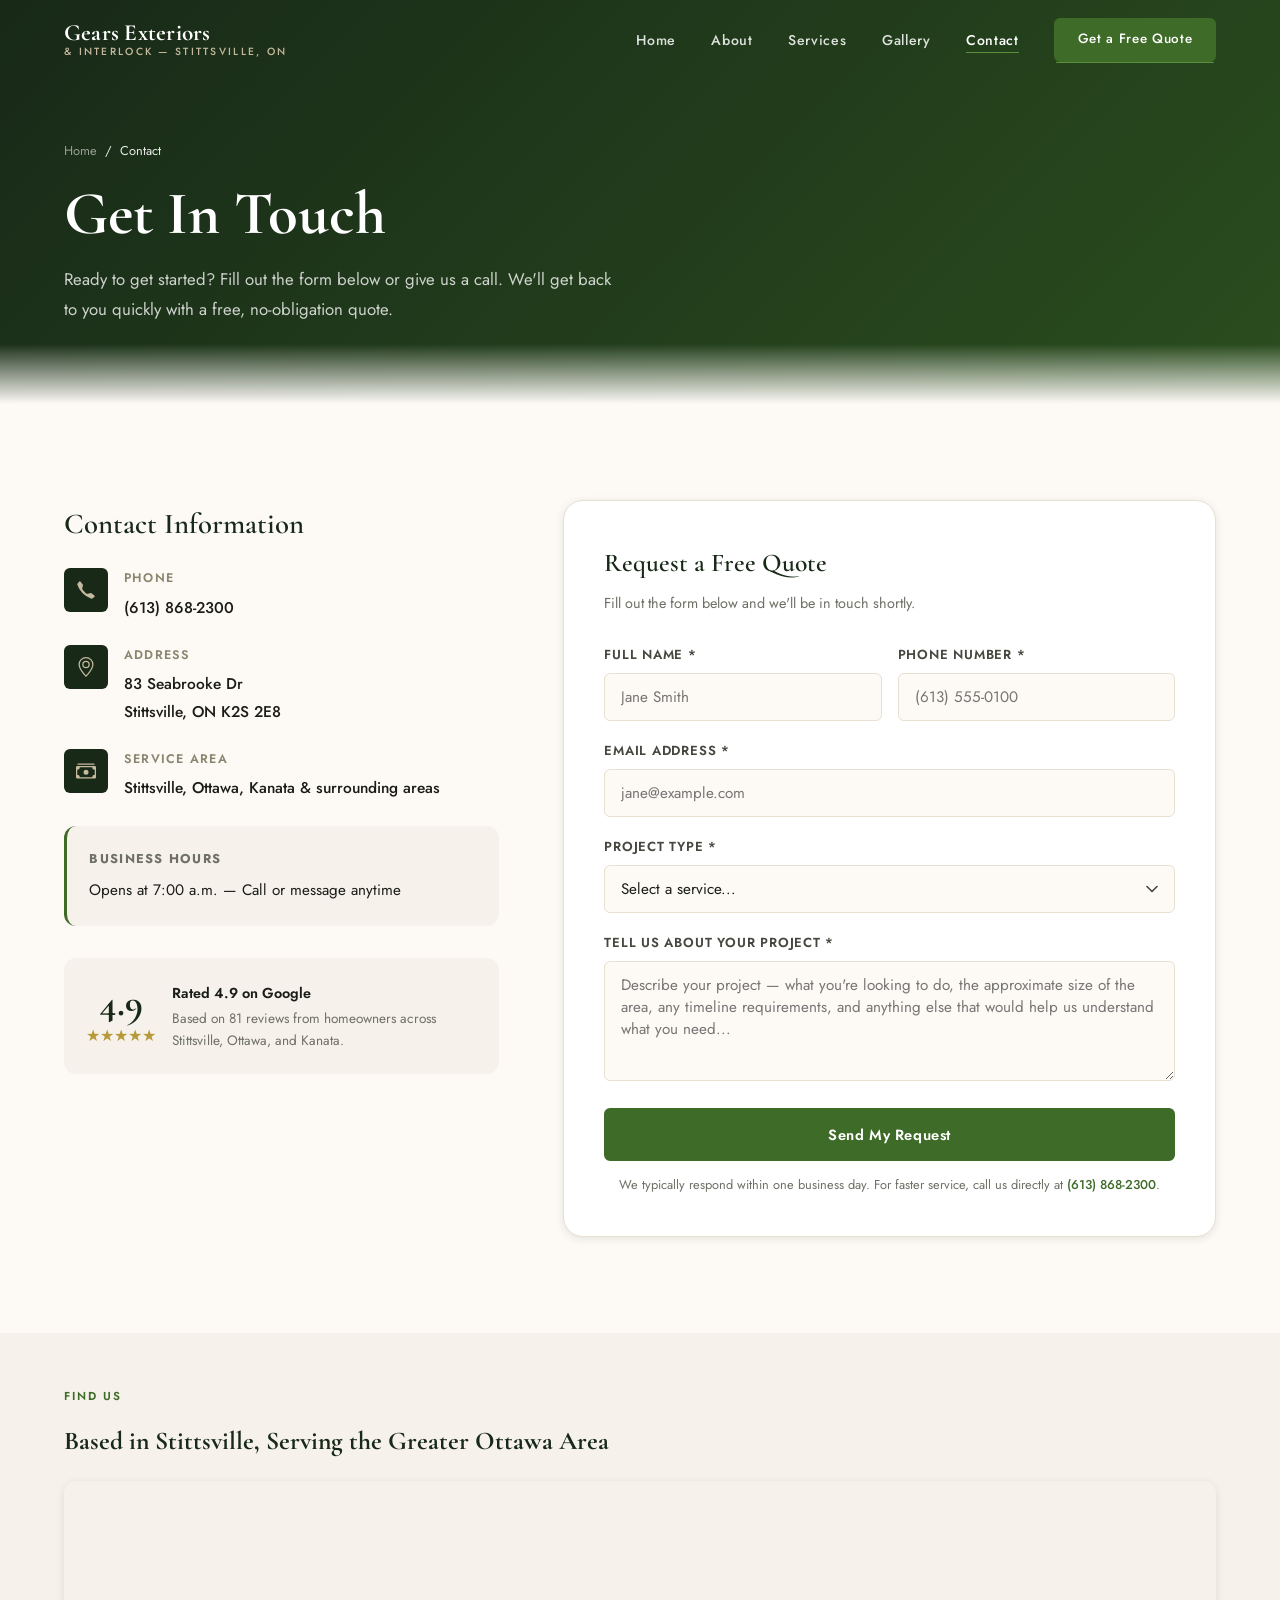
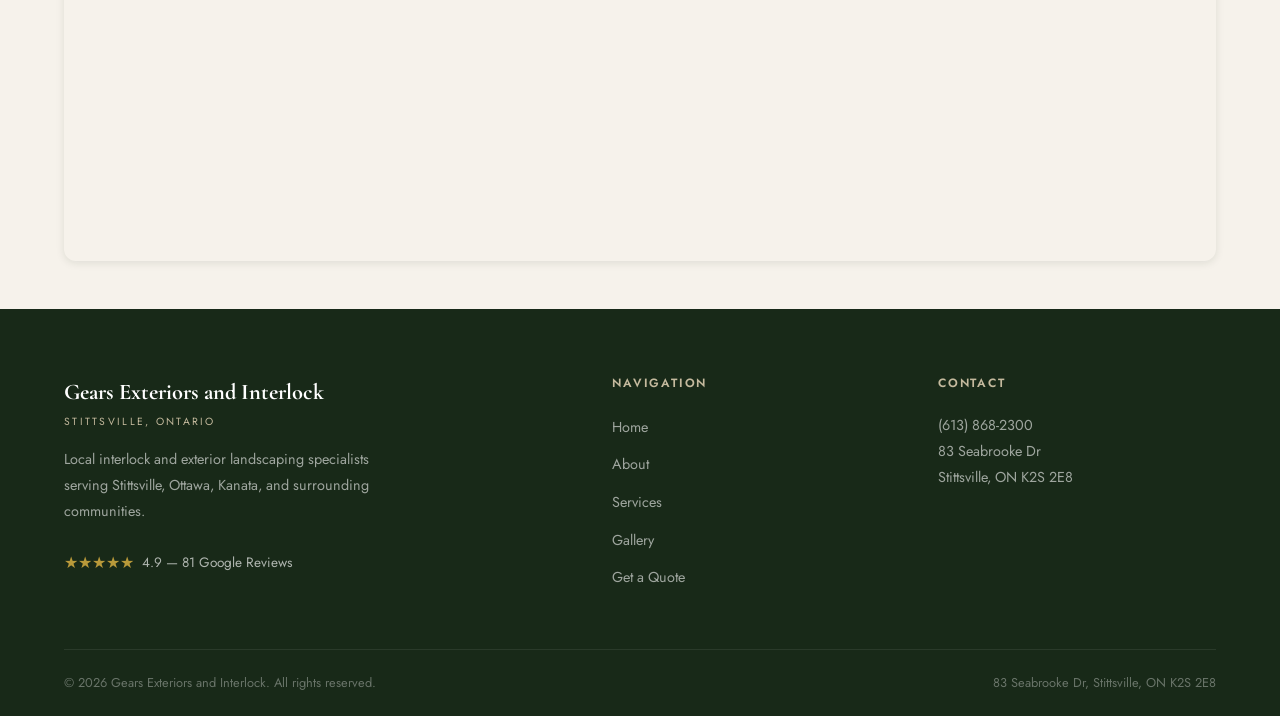
<file: contact.html>
<!DOCTYPE html>
<html lang="en">
<head>
  <meta charset="UTF-8" />
  <meta name="viewport" content="width=device-width, initial-scale=1.0" />
  <link rel="icon" type="image/svg+xml" href="data:image/svg+xml,%3Csvg xmlns=%22http://www.w3.org/2000/svg%22 viewBox=%220 0 32 32%22%3E%3Crect width=%2232%22 height=%2232%22 rx=%226%22 fill=%22%23182918%22/%3E%3Ctext x=%2216%22 y=%2222%22 font-family=%22Georgia,serif%22 font-size=%2218%22 font-weight=%22700%22 fill=%22%23c5ba9e%22 text-anchor=%22middle%22%3EG%3C/text%3E%3C/svg%3E" />
  <meta name="description" content="Contact Gears Exteriors and Interlock for a free quote on interlock, patios, walkways, stone steps, and exterior landscaping in Stittsville, Ottawa, and Kanata." />
  <title>Contact &amp; Free Quote | Gears Exteriors and Interlock</title>
  <link rel="stylesheet" href="styles.css" />
  <link rel="preconnect" href="https://fonts.googleapis.com" />
  <link rel="preconnect" href="https://fonts.gstatic.com" crossorigin />
</head>
<body>

  <!-- NAVIGATION -->
  <header>
    <nav class="nav" aria-label="Main navigation">
      <div class="container nav-inner">
        <a href="index.html" class="nav-logo" aria-label="Gears Exteriors home">
          <span class="nav-logo-main">Gears Exteriors</span>
          <span class="nav-logo-sub">&amp; Interlock — Stittsville, ON</span>
        </a>
        <ul class="nav-links" role="list">
          <li><a href="index.html">Home</a></li>
          <li><a href="about.html">About</a></li>
          <li><a href="services.html">Services</a></li>
          <li><a href="gallery.html">Gallery</a></li>
          <li><a href="contact.html">Contact</a></li>
          <li><a href="contact.html" class="btn btn-primary nav-cta">Get a Free Quote</a></li>
        </ul>
        <button type="button" class="hamburger" aria-label="Open navigation menu" aria-expanded="false">
          <span></span><span></span><span></span>
        </button>
      </div>
      <div class="nav-mobile" role="navigation" aria-label="Mobile navigation">
        <a href="index.html">Home</a>
        <a href="about.html">About</a>
        <a href="services.html">Services</a>
        <a href="gallery.html">Gallery</a>
        <a href="contact.html">Contact</a>
        <a href="contact.html" class="nav-mobile-cta">Get a Free Quote</a>
      </div>
    </nav>
  </header>

  <main>

    <!-- PAGE HERO -->
    <section class="page-hero" aria-label="Contact page header">
      <div class="container page-hero-inner">
        <nav class="breadcrumb" aria-label="Breadcrumb">
          <a href="index.html">Home</a>
          <span aria-hidden="true">/</span>
          <span aria-current="page">Contact</span>
        </nav>
        <h1>Get In Touch</h1>
        <p>
          Ready to get started? Fill out the form below or give us a call. We'll get back to you quickly with a free, no-obligation quote.
        </p>
      </div>
    </section>

    <!-- CONTACT SECTION -->
    <section class="contact-section" aria-labelledby="contact-main-title">
      <div class="container">
        <h2 id="contact-main-title" class="visually-hidden">Contact Gears Exteriors and Interlock</h2>
        <div class="contact-grid">

          <!-- Contact Info -->
          <div class="reveal">
            <h3 class="contact-info-title">Contact Information</h3>

            <div class="contact-detail">
              <div class="contact-icon" aria-hidden="true">
                <svg xmlns="http://www.w3.org/2000/svg" width="20" height="20" fill="currentColor" viewBox="0 0 16 16">
                  <path d="M3.654 1.328a.678.678 0 0 0-1.015-.063L1.605 2.3c-.483.484-.661 1.169-.45 1.77a17.568 17.568 0 0 0 4.168 6.608 17.569 17.569 0 0 0 6.608 4.168c.601.211 1.286.033 1.77-.45l1.034-1.034a.678.678 0 0 0-.063-1.015l-2.307-1.794a.678.678 0 0 0-.58-.122l-2.19.547a1.745 1.745 0 0 1-1.657-.459L5.482 8.062a1.745 1.745 0 0 1-.46-1.657l.548-2.19a.678.678 0 0 0-.122-.58L3.654 1.328z"/>
                </svg>
              </div>
              <div class="contact-detail-text">
                <strong>Phone</strong>
                <a href="tel:6138682300">(613) 868-2300</a>
              </div>
            </div>

            <div class="contact-detail">
              <div class="contact-icon" aria-hidden="true">
                <svg xmlns="http://www.w3.org/2000/svg" width="20" height="20" fill="currentColor" viewBox="0 0 16 16">
                  <path d="M12.166 8.94c-.524 1.062-1.234 2.12-1.96 3.07A31.493 31.493 0 0 1 8 14.58a31.481 31.481 0 0 1-2.206-2.57c-.726-.95-1.436-2.008-1.96-3.07C3.304 7.867 3 6.862 3 6a5 5 0 0 1 10 0c0 .862-.305 1.867-.834 2.94zM8 16s6-5.686 6-10A6 6 0 0 0 2 6c0 4.314 6 10 6 10z"/>
                  <path d="M8 8a2 2 0 1 1 0-4 2 2 0 0 1 0 4zm0 1a3 3 0 1 0 0-6 3 3 0 0 0 0 6z"/>
                </svg>
              </div>
              <div class="contact-detail-text">
                <strong>Address</strong>
                <span>83 Seabrooke Dr<br />Stittsville, ON K2S 2E8</span>
              </div>
            </div>

            <div class="contact-detail">
              <div class="contact-icon" aria-hidden="true">
                <svg xmlns="http://www.w3.org/2000/svg" width="20" height="20" fill="currentColor" viewBox="0 0 16 16">
                  <path d="M1 3a1 1 0 0 1 1-1h12a1 1 0 0 1 1 1H1zm7 8a2 2 0 1 0 0-4 2 2 0 0 0 0 4z"/>
                  <path d="M0 5a1 1 0 0 1 1-1h14a1 1 0 0 1 1 1v8a1 1 0 0 1-1 1H1a1 1 0 0 1-1-1V5zm3 0a2 2 0 0 1-2 2v4a2 2 0 0 1 2 2h10a2 2 0 0 1 2-2V7a2 2 0 0 1-2-2H3z"/>
                </svg>
              </div>
              <div class="contact-detail-text">
                <strong>Service Area</strong>
                <span>Stittsville, Ottawa, Kanata &amp; surrounding areas</span>
              </div>
            </div>

            <div class="contact-hours">
              <strong>Business Hours</strong>
              <span>Opens at 7:00 a.m. — Call or message anytime</span>
            </div>

            <!-- Google rating block -->
            <div style="
              margin-top:2rem;
              padding:1.4rem;
              background:var(--cream);
              border-radius:var(--radius-md);
              display:flex;
              align-items:center;
              gap:1rem;
            ">
              <div style="text-align:center;flex-shrink:0;">
                <div style="font-family:var(--font-display);font-size:2.4rem;font-weight:700;color:var(--green-dark);line-height:1;">4.9</div>
                <div class="stars" aria-label="4.9 out of 5 stars">&#9733;&#9733;&#9733;&#9733;&#9733;</div>
              </div>
              <div>
                <div style="font-weight:600;font-size:0.9rem;color:var(--text-dark);margin-bottom:0.2rem;">Rated 4.9 on Google</div>
                <div style="font-size:0.85rem;color:var(--text-light);line-height:1.6;">Based on 81 reviews from homeowners across Stittsville, Ottawa, and Kanata.</div>
              </div>
            </div>
          </div>

          <!-- Contact Form -->
          <div class="reveal reveal-delay-2">
            <!--
              BACKEND NOTE FOR DEVELOPERS:
              ============================
              This form currently validates on the front-end only and does NOT submit data anywhere.
              To make this form functional, choose one of the following approaches:

              OPTION 1 — Formspree (easiest, free tier available):
                1. Sign up at https://formspree.io
                2. Create a new form and get your form endpoint URL
                3. Add action="https://formspree.io/f/YOUR_FORM_ID" to the <form> tag below
                4. Add method="POST" to the <form> tag
                5. Remove the e.preventDefault() call in script.js (or replace it with Formspree's AJAX method)

              OPTION 2 — Netlify Forms (if hosting on Netlify):
                1. Add netlify attribute to the <form> tag: <form ... netlify>
                2. Add name="contact" attribute to the <form> tag
                3. Deploy to Netlify — form submissions appear in your Netlify dashboard

              OPTION 3 — EmailJS (client-side email sending):
                1. Sign up at https://www.emailjs.com
                2. Set up a service, template, and get your public key
                3. Replace the handleSuccess() call in script.js with emailjs.send()

              OPTION 4 — Custom backend:
                1. Build a POST endpoint in PHP, Node.js, or any backend language
                2. Use fetch() in script.js to POST form data to your endpoint
                3. Your backend sends an email via SMTP or an email API (SendGrid, Mailgun, etc.)
            -->
            <div class="contact-form">
              <div class="form-title">Request a Free Quote</div>
              <p class="form-sub">Fill out the form below and we'll be in touch shortly.</p>

              <form id="contact-form" novalidate aria-label="Contact and quote request form">

                <div class="form-row">
                  <div class="form-group">
                    <label for="name">Full Name <span aria-hidden="true">*</span></label>
                    <input
                      type="text"
                      id="name"
                      name="name"
                      placeholder="Jane Smith"
                      autocomplete="name"
                      required
                      aria-required="true"
                      aria-describedby="name-error"
                    />
                    <span class="form-error-msg" id="name-error" role="alert"></span>
                  </div>

                  <div class="form-group">
                    <label for="phone">Phone Number <span aria-hidden="true">*</span></label>
                    <input
                      type="tel"
                      id="phone"
                      name="phone"
                      placeholder="(613) 555-0100"
                      autocomplete="tel"
                      required
                      aria-required="true"
                      aria-describedby="phone-error"
                    />
                    <span class="form-error-msg" id="phone-error" role="alert"></span>
                  </div>
                </div>

                <div class="form-group">
                  <label for="email">Email Address <span aria-hidden="true">*</span></label>
                  <input
                    type="email"
                    id="email"
                    name="email"
                    placeholder="jane@example.com"
                    autocomplete="email"
                    required
                    aria-required="true"
                    aria-describedby="email-error"
                  />
                  <span class="form-error-msg" id="email-error" role="alert"></span>
                </div>

                <div class="form-group">
                  <label for="projectType">Project Type <span aria-hidden="true">*</span></label>
                  <select
                    id="projectType"
                    name="projectType"
                    required
                    aria-required="true"
                    aria-describedby="projectType-error"
                  >
                    <option value="" disabled selected>Select a service...</option>
                    <option value="Interlock Installation">Interlock Installation</option>
                    <option value="Front Patio">Front Patio</option>
                    <option value="Walkway">Walkway</option>
                    <option value="Stone Steps">Stone Steps</option>
                    <option value="Porch Overlay">Porch Overlay</option>
                    <option value="Concrete Overlay">Concrete Overlay</option>
                    <option value="Garden Borders">Garden Borders</option>
                    <option value="Laneway Borders">Laneway Borders</option>
                    <option value="Front Porch Repair">Front Porch Repair</option>
                    <option value="Exterior Landscaping">Exterior Landscaping</option>
                    <option value="Multiple / Not Sure">Multiple Services / Not Sure</option>
                  </select>
                  <span class="form-error-msg" id="projectType-error" role="alert"></span>
                </div>

                <div class="form-group">
                  <label for="message">Tell Us About Your Project <span aria-hidden="true">*</span></label>
                  <textarea
                    id="message"
                    name="message"
                    placeholder="Describe your project — what you're looking to do, the approximate size of the area, any timeline requirements, and anything else that would help us understand what you need..."
                    required
                    aria-required="true"
                    aria-describedby="message-error"
                  ></textarea>
                  <span class="form-error-msg" id="message-error" role="alert"></span>
                </div>

                <button type="submit" class="btn btn-primary" style="width:100%;justify-content:center;">
                  Send My Request
                </button>

                <p class="form-note">
                  We typically respond within one business day. For faster service, call us directly at
                  <a href="tel:6138682300" style="color:var(--green-accent);font-weight:500;">(613) 868-2300</a>.
                </p>

                <div class="form-success" id="form-success" role="status" aria-live="polite">
                  &#10003; Thank you! Your request has been received. We'll be in touch shortly.
                </div>

              </form>
            </div>
          </div>

        </div>
      </div>
    </section>

    <!-- MAP EMBED NOTE -->
    <section style="background:var(--cream);padding:3rem 0;" aria-label="Location map">
      <div class="container reveal">
        <span class="section-label">Find Us</span>
        <h3 style="font-family:var(--font-display);font-size:1.6rem;color:var(--green-dark);margin-bottom:1.2rem;">
          Based in Stittsville, Serving the Greater Ottawa Area
        </h3>
        <!--
          MAP NOTE: The iframe below embeds a Google Maps view of the address.
          To customize or replace this embed:
          1. Go to https://maps.google.com
          2. Search for "83 Seabrooke Dr, Stittsville, ON K2S 2E8"
          3. Click Share → Embed a map → Copy HTML
          4. Replace the iframe src below with your new embed code
        -->
        <div style="border-radius:var(--radius-md);overflow:hidden;box-shadow:var(--shadow-sm);">
          <iframe
            src="https://maps.google.com/maps?q=83+Seabrooke+Dr,+Stittsville,+ON+K2S+2E8&t=&z=15&ie=UTF8&iwloc=&output=embed"
            width="100%"
            height="380"
            style="border:0;display:block;"
            allowfullscreen=""
            loading="lazy"
            referrerpolicy="no-referrer-when-downgrade"
            title="Gears Exteriors and Interlock location — 83 Seabrooke Dr, Stittsville, ON"
          ></iframe>
        </div>
      </div>
    </section>

  </main>

  <!-- FOOTER -->
  <footer class="footer" role="contentinfo">
    <div class="container">
      <div class="footer-grid">
        <div class="footer-brand">
          <div class="footer-brand-name">Gears Exteriors and Interlock</div>
          <div class="footer-brand-tagline">Stittsville, Ontario</div>
          <p>Local interlock and exterior landscaping specialists serving Stittsville, Ottawa, Kanata, and surrounding communities.</p>
          <div class="footer-stars">
            <span class="stars" aria-label="4.9 out of 5 stars">&#9733;&#9733;&#9733;&#9733;&#9733;</span>
            <span>4.9 &mdash; 81 Google Reviews</span>
          </div>
        </div>
        <div class="footer-col">
          <h4>Navigation</h4>
          <ul role="list">
            <li><a href="index.html">Home</a></li>
            <li><a href="about.html">About</a></li>
            <li><a href="services.html">Services</a></li>
            <li><a href="gallery.html">Gallery</a></li>
            <li><a href="contact.html">Get a Quote</a></li>
          </ul>
        </div>
        <div class="footer-col">
          <h4>Contact</h4>
          <p>
            <a href="tel:6138682300">(613) 868-2300</a><br />
            83 Seabrooke Dr<br />
            Stittsville, ON K2S 2E8
          </p>
        </div>
      </div>
      <div class="footer-bottom">
        <span>&copy; <span id="footer-year"></span> Gears Exteriors and Interlock. All rights reserved.</span>
        <span>83 Seabrooke Dr, Stittsville, ON K2S 2E8</span>
      </div>
    </div>
  </footer>

  <script src="script.js"></script>
  <script>
    var footerYear = document.getElementById('footer-year');
    if (footerYear) footerYear.textContent = new Date().getFullYear();
  </script>
</body>
</html>
</file>
<file: styles.css>
/* ============================================================
   GEARS EXTERIORS AND INTERLOCK — Main Stylesheet
   Fonts: Cormorant Garamond (display) + Jost (body)
   Palette: Forest green, stone grey, cream, warm white
   ============================================================ */

/* --- Google Fonts Import --- */
@import url('https://fonts.googleapis.com/css2?family=Cormorant+Garamond:ital,wght@0,300;0,400;0,600;0,700;1,300;1,400&family=Jost:wght@300;400;500;600;700&display=swap');

/* --- CSS Custom Properties --- */
:root {
  --green-dark:    #182918;
  --green-mid:     #2a4d1e;
  --green-accent:  #3e6b28;
  --green-light:   #5a8f3c;
  --stone:         #8a8770;
  --stone-light:   #c5ba9e;
  --stone-pale:    #e8e0d0;
  --cream:         #f6f2eb;
  --warm-white:    #fdfaf6;
  --text-dark:     #1a1c18;
  --text-mid:      #464840;
  --text-light:    #6e7066;
  --gold:          #b8993a;

  --font-display:  'Cormorant Garamond', Georgia, serif;
  --font-body:     'Jost', 'Segoe UI', sans-serif;

  --radius-sm:     6px;
  --radius-md:     12px;
  --radius-lg:     20px;

  --shadow-sm:     0 2px 8px rgba(24,41,24,0.10);
  --shadow-md:     0 6px 24px rgba(24,41,24,0.14);
  --shadow-lg:     0 16px 56px rgba(24,41,24,0.18);

  --transition:    0.3s cubic-bezier(0.4,0,0.2,1);
  --max-w:         1200px;
}

/* --- Reset & Base --- */
*, *::before, *::after { box-sizing: border-box; margin: 0; padding: 0; }

html { scroll-behavior: smooth; font-size: 16px; }

body {
  font-family: var(--font-body);
  color: var(--text-dark);
  background: var(--warm-white);
  line-height: 1.7;
  -webkit-font-smoothing: antialiased;
}

img { display: block; max-width: 100%; height: auto; }

a { color: inherit; text-decoration: none; }

ul { list-style: none; }

/* --- Utility Classes --- */
.container {
  width: 90%;
  max-width: var(--max-w);
  margin: 0 auto;
}

.section-label {
  display: inline-block;
  font-family: var(--font-body);
  font-size: 0.72rem;
  font-weight: 600;
  letter-spacing: 0.18em;
  text-transform: uppercase;
  color: var(--green-accent);
  margin-bottom: 0.75rem;
}

.section-title {
  font-family: var(--font-display);
  font-size: clamp(2rem, 4.5vw, 3.2rem);
  font-weight: 600;
  color: var(--green-dark);
  line-height: 1.15;
}

.section-title em {
  font-style: italic;
  color: var(--green-accent);
}

.section-sub {
  font-size: 1.05rem;
  color: var(--text-mid);
  max-width: 600px;
  margin-top: 1rem;
  line-height: 1.8;
}

.text-center { text-align: center; }
.text-center .section-sub { margin-left: auto; margin-right: auto; }

/* --- Buttons --- */
.btn {
  display: inline-flex;
  align-items: center;
  gap: 0.5rem;
  padding: 0.85rem 2rem;
  border-radius: var(--radius-sm);
  font-family: var(--font-body);
  font-size: 0.92rem;
  font-weight: 600;
  letter-spacing: 0.04em;
  cursor: pointer;
  border: 2px solid transparent;
  transition: all var(--transition);
  text-decoration: none;
  white-space: nowrap;
}

.btn-primary {
  background: var(--green-accent);
  color: #fff;
  border-color: var(--green-accent);
}
.btn-primary:hover, .btn-primary:focus-visible {
  background: var(--green-mid);
  border-color: var(--green-mid);
  transform: translateY(-2px);
  box-shadow: var(--shadow-md);
}

.btn-outline {
  background: transparent;
  color: #fff;
  border-color: rgba(255,255,255,0.6);
}
.btn-outline:hover, .btn-outline:focus-visible {
  background: rgba(255,255,255,0.12);
  border-color: #fff;
  transform: translateY(-2px);
}

.btn-outline-dark {
  background: transparent;
  color: var(--green-dark);
  border-color: var(--green-mid);
}
.btn-outline-dark:hover, .btn-outline-dark:focus-visible {
  background: var(--green-mid);
  color: #fff;
  transform: translateY(-2px);
}

/* --- Star Rating --- */
.stars {
  display: inline-flex;
  gap: 2px;
  color: var(--gold);
  font-size: 1rem;
}

/* ============================================================
   NAVIGATION
   ============================================================ */
.nav {
  position: fixed;
  top: 0;
  left: 0;
  right: 0;
  z-index: 1000;
  padding: 1.1rem 0;
  transition: all var(--transition);
}

.nav.scrolled {
  background: rgba(24, 41, 24, 0.97);
  backdrop-filter: blur(12px);
  -webkit-backdrop-filter: blur(12px);
  padding: 0.8rem 0;
  box-shadow: var(--shadow-md);
}

.nav-inner {
  display: flex;
  align-items: center;
  justify-content: space-between;
}

.nav-logo {
  display: flex;
  flex-direction: column;
  line-height: 1;
}

.nav-logo-main {
  font-family: var(--font-display);
  font-size: 1.45rem;
  font-weight: 700;
  color: #fff;
  letter-spacing: 0.01em;
}

.nav-logo-sub {
  font-family: var(--font-body);
  font-size: 0.65rem;
  font-weight: 500;
  letter-spacing: 0.22em;
  text-transform: uppercase;
  color: var(--stone-light);
  margin-top: 2px;
}

.nav-links {
  display: flex;
  align-items: center;
  gap: 2.2rem;
}

.nav-links a {
  font-family: var(--font-body);
  font-size: 0.88rem;
  font-weight: 500;
  letter-spacing: 0.05em;
  color: rgba(255,255,255,0.85);
  transition: color var(--transition);
  position: relative;
}

.nav-links a::after {
  content: '';
  position: absolute;
  bottom: -3px;
  left: 0;
  width: 0;
  height: 1.5px;
  background: var(--green-light);
  transition: width var(--transition);
}

.nav-links a:hover,
.nav-links a.active {
  color: #fff;
}

.nav-links a:hover::after,
.nav-links a.active::after {
  width: 100%;
}

.nav-cta {
  padding: 0.55rem 1.35rem !important;
  font-size: 0.84rem !important;
}

/* Hamburger */
.hamburger {
  display: none;
  flex-direction: column;
  gap: 5px;
  cursor: pointer;
  padding: 4px;
  background: none;
  border: none;
}

.hamburger span {
  display: block;
  width: 24px;
  height: 2px;
  background: #fff;
  border-radius: 2px;
  transition: all var(--transition);
}

.hamburger.open span:nth-child(1) { transform: translateY(7px) rotate(45deg); }
.hamburger.open span:nth-child(2) { opacity: 0; }
.hamburger.open span:nth-child(3) { transform: translateY(-7px) rotate(-45deg); }

/* Mobile nav (hidden on desktop, slide-down on mobile) */
.nav-mobile {
  display: none;
  flex-direction: column;
  gap: 0;
  background: var(--green-dark);
  padding: 0;
  max-height: 0;
  overflow: hidden;
  transition: max-height 0.4s ease, padding 0.3s ease;
}

.nav-mobile.open {
  max-height: 420px;
  padding: 1rem 0 1.5rem;
}

.nav-mobile a {
  display: block;
  color: rgba(255,255,255,0.88);
  font-size: 1rem;
  font-weight: 500;
  padding: 0.75rem 5%;
  border-bottom: 1px solid rgba(255,255,255,0.07);
  transition: color var(--transition), background var(--transition);
}

.nav-mobile a:hover { color: #fff; background: rgba(255,255,255,0.05); }

.nav-mobile .nav-mobile-cta {
  margin: 1rem 5% 0;
  text-align: center;
  border-bottom: none;
  border-radius: var(--radius-sm);
  background: var(--green-accent);
  color: #fff;
  padding: 0.8rem;
}

.nav-mobile .nav-mobile-cta:hover { background: var(--green-mid); }

/* ============================================================
   HERO SECTION
   ============================================================ */
.hero {
  position: relative;
  min-height: 100vh;
  display: flex;
  align-items: center;
  overflow: hidden;
}

.hero-bg {
  position: absolute;
  inset: 0;
  background-image: url('https://images.unsplash.com/photo-1558618666-fcd25c85cd64?auto=format&fit=crop&w=1600&q=80');
  background-size: cover;
  background-position: center;
  transform: scale(1.04);
  transition: transform 6s ease;
}

.hero.loaded .hero-bg { transform: scale(1); }

.hero-overlay {
  position: absolute;
  inset: 0;
  background: linear-gradient(
    135deg,
    rgba(18, 34, 18, 0.80) 0%,
    rgba(24, 41, 24, 0.65) 50%,
    rgba(42, 77, 30, 0.40) 100%
  );
}

.hero-content {
  position: relative;
  z-index: 2;
  padding: 120px 0 80px;
  max-width: 720px;
}

.hero-badge {
  display: inline-flex;
  align-items: center;
  gap: 0.5rem;
  background: rgba(255,255,255,0.10);
  backdrop-filter: blur(8px);
  -webkit-backdrop-filter: blur(8px);
  border: 1px solid rgba(255,255,255,0.18);
  border-radius: 50px;
  padding: 0.45rem 1.1rem;
  margin-bottom: 1.8rem;
  font-size: 0.8rem;
  font-weight: 500;
  color: rgba(255,255,255,0.92);
  letter-spacing: 0.04em;
  animation: fadeUp 0.6s ease both;
}

.hero-badge .stars { font-size: 0.85rem; }

.hero-title {
  font-family: var(--font-display);
  font-size: clamp(2.8rem, 7vw, 5.2rem);
  font-weight: 700;
  color: #fff;
  line-height: 1.08;
  letter-spacing: -0.01em;
  margin-bottom: 1.4rem;
  animation: fadeUp 0.7s 0.1s ease both;
}

.hero-title em {
  font-style: italic;
  color: var(--stone-light);
}

.hero-sub {
  font-size: 1.12rem;
  color: rgba(255,255,255,0.82);
  line-height: 1.8;
  max-width: 540px;
  margin-bottom: 2.4rem;
  animation: fadeUp 0.7s 0.2s ease both;
}

.hero-actions {
  display: flex;
  flex-wrap: wrap;
  gap: 1rem;
  animation: fadeUp 0.7s 0.3s ease both;
}

.hero-scroll {
  position: absolute;
  bottom: 2.5rem;
  left: 50%;
  transform: translateX(-50%);
  z-index: 2;
  display: flex;
  flex-direction: column;
  align-items: center;
  gap: 0.4rem;
  color: rgba(255,255,255,0.5);
  font-size: 0.7rem;
  letter-spacing: 0.15em;
  text-transform: uppercase;
  animation: fadeIn 1.2s 0.8s ease both;
}

.hero-scroll-line {
  width: 1px;
  height: 40px;
  background: linear-gradient(to bottom, rgba(255,255,255,0.5), transparent);
  animation: scrollPulse 2s ease infinite;
}

/* ============================================================
   TRUST BAR
   ============================================================ */
.trust-bar {
  background: var(--green-dark);
  padding: 1.2rem 0;
}

.trust-bar-inner {
  display: flex;
  align-items: center;
  justify-content: center;
  flex-wrap: wrap;
  gap: 2rem 3rem;
}

.trust-item {
  display: flex;
  align-items: center;
  gap: 0.6rem;
  color: rgba(255,255,255,0.82);
  font-size: 0.88rem;
  font-weight: 400;
  white-space: nowrap;
}

.trust-item svg {
  color: var(--green-light);
  flex-shrink: 0;
}

.trust-divider {
  width: 1px;
  height: 20px;
  background: rgba(255,255,255,0.15);
}

/* ============================================================
   ABOUT SNIPPET (homepage)
   ============================================================ */
.about-snap {
  padding: 6rem 0;
  background: var(--warm-white);
}

.about-snap-grid {
  display: grid;
  grid-template-columns: 1fr 1fr;
  gap: 5rem;
  align-items: center;
}

.about-snap-img-wrap {
  position: relative;
}

.about-snap-img {
  width: 100%;
  height: 480px;
  object-fit: cover;
  border-radius: var(--radius-md);
  box-shadow: var(--shadow-lg);
}

.about-snap-badge {
  position: absolute;
  bottom: -1.5rem;
  right: -1.5rem;
  background: var(--green-dark);
  color: #fff;
  border-radius: var(--radius-md);
  padding: 1.4rem 1.8rem;
  text-align: center;
  box-shadow: var(--shadow-md);
}

.about-snap-badge .big {
  font-family: var(--font-display);
  font-size: 2.8rem;
  font-weight: 700;
  color: var(--stone-light);
  line-height: 1;
  display: block;
}

.about-snap-badge .small {
  font-size: 0.72rem;
  letter-spacing: 0.1em;
  text-transform: uppercase;
  color: rgba(255,255,255,0.65);
  display: block;
  margin-top: 0.3rem;
}

.about-snap-text .section-title { margin-bottom: 1.2rem; }

.about-snap-features {
  margin: 2rem 0;
  display: flex;
  flex-direction: column;
  gap: 1rem;
}

.about-feat {
  display: flex;
  align-items: flex-start;
  gap: 0.9rem;
}

.about-feat-icon {
  width: 38px;
  height: 38px;
  border-radius: 50%;
  background: var(--cream);
  display: flex;
  align-items: center;
  justify-content: center;
  flex-shrink: 0;
  color: var(--green-accent);
  margin-top: 2px;
}

.about-feat-text strong {
  display: block;
  font-weight: 600;
  font-size: 0.95rem;
  color: var(--text-dark);
  margin-bottom: 0.15rem;
}

.about-feat-text span {
  font-size: 0.9rem;
  color: var(--text-light);
}

/* ============================================================
   SERVICES PREVIEW
   ============================================================ */
.services-section {
  padding: 6rem 0;
  background: var(--cream);
}

.services-header {
  margin-bottom: 3rem;
}

.services-grid {
  display: grid;
  grid-template-columns: repeat(auto-fill, minmax(240px, 1fr));
  gap: 1.4rem;
}

.service-card {
  background: #fff;
  border-radius: var(--radius-md);
  padding: 1.8rem;
  border: 1px solid var(--stone-pale);
  transition: all var(--transition);
  cursor: default;
}

.service-card:hover {
  transform: translateY(-5px);
  box-shadow: var(--shadow-md);
  border-color: transparent;
}

.service-icon {
  width: 48px;
  height: 48px;
  border-radius: var(--radius-sm);
  background: var(--cream);
  display: flex;
  align-items: center;
  justify-content: center;
  margin-bottom: 1.1rem;
  color: var(--green-accent);
  font-size: 1.4rem;
}

.service-card h3 {
  font-family: var(--font-display);
  font-size: 1.25rem;
  font-weight: 600;
  color: var(--green-dark);
  margin-bottom: 0.5rem;
}

.service-card p {
  font-size: 0.9rem;
  color: var(--text-light);
  line-height: 1.7;
}

/* ============================================================
   WHY CHOOSE US
   ============================================================ */
.why-section {
  padding: 6rem 0;
  background: var(--green-dark);
  position: relative;
  overflow: hidden;
}

.why-section::before {
  content: '';
  position: absolute;
  inset: 0;
  background: url("data:image/svg+xml,%3Csvg width='60' height='60' viewBox='0 0 60 60' xmlns='http://www.w3.org/2000/svg'%3E%3Cg fill='none' fill-rule='evenodd'%3E%3Cg fill='%23ffffff' fill-opacity='0.03'%3E%3Cpath d='M36 34v-4h-2v4h-4v2h4v4h2v-4h4v-2h-4zm0-30V0h-2v4h-4v2h4v4h2V6h4V4h-4zM6 34v-4H4v4H0v2h4v4h2v-4h4v-2H6zM6 4V0H4v4H0v2h4v4h2V6h4V4H6z'/%3E%3C/g%3E%3C/g%3E%3C/svg%3E");
}

.why-inner {
  position: relative;
  z-index: 1;
}

.why-grid {
  display: grid;
  grid-template-columns: repeat(auto-fill, minmax(280px, 1fr));
  gap: 2rem;
  margin-top: 3rem;
}

.why-card {
  background: rgba(255,255,255,0.05);
  border: 1px solid rgba(255,255,255,0.10);
  border-radius: var(--radius-md);
  padding: 2rem 1.8rem;
  transition: all var(--transition);
}

.why-card:hover {
  background: rgba(255,255,255,0.09);
  border-color: rgba(255,255,255,0.20);
  transform: translateY(-4px);
}

.why-card-num {
  font-family: var(--font-display);
  font-size: 3rem;
  font-weight: 300;
  color: rgba(255,255,255,0.12);
  line-height: 1;
  margin-bottom: 0.8rem;
}

.why-card h3 {
  font-family: var(--font-display);
  font-size: 1.3rem;
  font-weight: 600;
  color: #fff;
  margin-bottom: 0.6rem;
}

.why-card p {
  font-size: 0.9rem;
  color: rgba(255,255,255,0.65);
  line-height: 1.8;
}

/* ============================================================
   TESTIMONIALS
   ============================================================ */
.reviews-section {
  padding: 6rem 0;
  background: var(--warm-white);
}

.reviews-grid {
  display: grid;
  grid-template-columns: repeat(auto-fill, minmax(300px, 1fr));
  gap: 1.6rem;
  margin-top: 3rem;
}

.review-card {
  background: #fff;
  border-radius: var(--radius-md);
  padding: 2rem;
  border: 1px solid var(--stone-pale);
  transition: all var(--transition);
  position: relative;
}

.review-card:hover {
  box-shadow: var(--shadow-md);
  border-color: transparent;
}

.review-card::before {
  content: '\201C';
  position: absolute;
  top: 1.2rem;
  right: 1.6rem;
  font-family: var(--font-display);
  font-size: 5rem;
  color: var(--stone-pale);
  line-height: 1;
}

.review-stars { margin-bottom: 0.8rem; }

.review-text {
  font-size: 0.97rem;
  color: var(--text-mid);
  line-height: 1.8;
  margin-bottom: 1.4rem;
  font-style: italic;
}

.review-author {
  display: flex;
  align-items: center;
  gap: 0.7rem;
}

.review-avatar {
  width: 38px;
  height: 38px;
  border-radius: 50%;
  background: var(--green-mid);
  display: flex;
  align-items: center;
  justify-content: center;
  font-size: 0.85rem;
  font-weight: 600;
  color: #fff;
  flex-shrink: 0;
}

.review-name {
  font-weight: 600;
  font-size: 0.92rem;
  color: var(--text-dark);
}

.review-loc {
  font-size: 0.78rem;
  color: var(--text-light);
}

/* ============================================================
   GALLERY SECTION
   ============================================================ */
.gallery-section {
  padding: 6rem 0;
  background: var(--cream);
}

.gallery-grid {
  display: grid;
  grid-template-columns: repeat(3, 1fr);
  grid-template-rows: auto;
  gap: 1rem;
  margin-top: 3rem;
}

.gallery-item {
  overflow: hidden;
  border-radius: var(--radius-md);
  position: relative;
  cursor: pointer;
}

.gallery-item.featured {
  grid-column: span 2;
  grid-row: span 2;
}

.gallery-item img {
  width: 100%;
  height: 100%;
  object-fit: cover;
  min-height: 200px;
  transition: transform 0.5s cubic-bezier(0.25,0.46,0.45,0.94);
}

.gallery-item:hover img { transform: scale(1.06); }

.gallery-overlay {
  position: absolute;
  inset: 0;
  background: linear-gradient(to top, rgba(18,34,18,0.75) 0%, transparent 50%);
  opacity: 0;
  transition: opacity var(--transition);
  display: flex;
  align-items: flex-end;
  padding: 1.2rem;
}

.gallery-item:hover .gallery-overlay { opacity: 1; }

.gallery-overlay span {
  color: #fff;
  font-size: 0.85rem;
  font-weight: 500;
  letter-spacing: 0.05em;
}

/* Lightbox */
.lightbox {
  display: none;
  position: fixed;
  inset: 0;
  z-index: 2000;
  background: rgba(0,0,0,0.92);
  align-items: center;
  justify-content: center;
  padding: 1.5rem;
}

.lightbox.open { display: flex; }

.lightbox img {
  max-width: 90vw;
  max-height: 85vh;
  object-fit: contain;
  border-radius: var(--radius-md);
  box-shadow: 0 24px 80px rgba(0,0,0,0.5);
}

.lightbox-close {
  position: absolute;
  top: 1.5rem;
  right: 1.5rem;
  background: rgba(255,255,255,0.12);
  border: 1px solid rgba(255,255,255,0.2);
  border-radius: 50%;
  width: 44px;
  height: 44px;
  display: flex;
  align-items: center;
  justify-content: center;
  cursor: pointer;
  color: #fff;
  font-size: 1.2rem;
  transition: background var(--transition);
}

.lightbox-close:hover { background: rgba(255,255,255,0.22); }

/* ============================================================
   CTA BANNER
   ============================================================ */
.cta-banner {
  padding: 5rem 0;
  background: linear-gradient(135deg, var(--green-mid) 0%, var(--green-dark) 100%);
  text-align: center;
  position: relative;
  overflow: hidden;
}

.cta-banner::before {
  content: '';
  position: absolute;
  width: 600px;
  height: 600px;
  border-radius: 50%;
  background: rgba(255,255,255,0.03);
  top: -200px;
  right: -100px;
}

.cta-banner-inner { position: relative; z-index: 1; }

.cta-banner h2 {
  font-family: var(--font-display);
  font-size: clamp(1.9rem, 4vw, 3rem);
  font-weight: 600;
  color: #fff;
  margin-bottom: 0.8rem;
}

.cta-banner p {
  color: rgba(255,255,255,0.75);
  font-size: 1.05rem;
  max-width: 520px;
  margin: 0 auto 2rem;
}

.cta-banner-actions {
  display: flex;
  gap: 1rem;
  justify-content: center;
  flex-wrap: wrap;
}

/* ============================================================
   CONTACT SECTION / PAGE
   ============================================================ */
.contact-section {
  padding: 6rem 0;
  background: var(--warm-white);
}

.contact-grid {
  display: grid;
  grid-template-columns: 1fr 1.5fr;
  gap: 4rem;
  align-items: start;
}

.contact-info-title {
  font-family: var(--font-display);
  font-size: 1.8rem;
  font-weight: 600;
  color: var(--green-dark);
  margin-bottom: 1.2rem;
}

.contact-detail {
  display: flex;
  align-items: flex-start;
  gap: 1rem;
  margin-bottom: 1.5rem;
}

.contact-icon {
  width: 44px;
  height: 44px;
  border-radius: var(--radius-sm);
  background: var(--green-dark);
  display: flex;
  align-items: center;
  justify-content: center;
  color: var(--stone-light);
  flex-shrink: 0;
}

.contact-detail-text strong {
  display: block;
  font-size: 0.78rem;
  font-weight: 600;
  letter-spacing: 0.1em;
  text-transform: uppercase;
  color: var(--stone);
  margin-bottom: 0.25rem;
}

.contact-detail-text a,
.contact-detail-text span {
  font-size: 0.97rem;
  color: var(--text-dark);
  font-weight: 500;
}

.contact-detail-text a:hover { color: var(--green-accent); }

.contact-hours {
  background: var(--cream);
  border-radius: var(--radius-md);
  padding: 1.4rem;
  margin-top: 1.5rem;
  border-left: 3px solid var(--green-accent);
}

.contact-hours strong {
  display: block;
  font-size: 0.8rem;
  text-transform: uppercase;
  letter-spacing: 0.1em;
  color: var(--text-light);
  margin-bottom: 0.4rem;
}

.contact-hours span { font-size: 0.95rem; color: var(--text-dark); }

/* Form */
.contact-form {
  background: #fff;
  border-radius: var(--radius-lg);
  padding: 2.5rem;
  border: 1px solid var(--stone-pale);
  box-shadow: var(--shadow-sm);
}

.form-title {
  font-family: var(--font-display);
  font-size: 1.6rem;
  font-weight: 600;
  color: var(--green-dark);
  margin-bottom: 0.4rem;
}

.form-sub {
  font-size: 0.9rem;
  color: var(--text-light);
  margin-bottom: 1.8rem;
}

.form-row {
  display: grid;
  grid-template-columns: 1fr 1fr;
  gap: 1rem;
}

.form-group {
  margin-bottom: 1.2rem;
}

.form-group label {
  display: block;
  font-size: 0.82rem;
  font-weight: 600;
  letter-spacing: 0.06em;
  text-transform: uppercase;
  color: var(--text-mid);
  margin-bottom: 0.4rem;
}

.form-group input,
.form-group select,
.form-group textarea {
  width: 100%;
  padding: 0.75rem 1rem;
  border: 1.5px solid var(--stone-pale);
  border-radius: var(--radius-sm);
  font-family: var(--font-body);
  font-size: 0.95rem;
  color: var(--text-dark);
  background: var(--warm-white);
  transition: border-color var(--transition), box-shadow var(--transition);
  outline: none;
  -webkit-appearance: none;
  appearance: none;
}

.form-group input:focus,
.form-group select:focus,
.form-group textarea:focus {
  border-color: var(--green-accent);
  box-shadow: 0 0 0 3px rgba(62,107,40,0.12);
}

.form-group input.error,
.form-group select.error,
.form-group textarea.error {
  border-color: #c0392b;
}

.form-group textarea {
  min-height: 120px;
  resize: vertical;
}

.form-group select {
  cursor: pointer;
  /* Custom dropdown arrow (since appearance:none removes the native one) */
  background-image: url("data:image/svg+xml;charset=UTF-8,%3Csvg xmlns='http://www.w3.org/2000/svg' width='12' height='8' viewBox='0 0 12 8'%3E%3Cpath fill='none' stroke='%23464840' stroke-width='1.6' stroke-linecap='round' stroke-linejoin='round' d='M1 1.5l5 5 5-5'/%3E%3C/svg%3E");
  background-repeat: no-repeat;
  background-position: right 1rem center;
  background-size: 12px 8px;
  padding-right: 2.4rem;
}

/* Visually hidden but available to screen readers */
.visually-hidden {
  position: absolute;
  width: 1px;
  height: 1px;
  padding: 0;
  margin: -1px;
  overflow: hidden;
  clip: rect(0, 0, 0, 0);
  white-space: nowrap;
  border: 0;
}

.form-error-msg {
  color: #c0392b;
  font-size: 0.78rem;
  margin-top: 0.25rem;
  display: none;
}

.form-error-msg.visible { display: block; }

.form-note {
  font-size: 0.8rem;
  color: var(--text-light);
  margin-top: 0.8rem;
  text-align: center;
}

.form-success {
  display: none;
  background: #edf7ed;
  border: 1px solid #4caf50;
  border-radius: var(--radius-sm);
  padding: 1rem 1.2rem;
  color: #2e7d32;
  font-size: 0.92rem;
  margin-top: 1rem;
  text-align: center;
}

.form-success.visible { display: block; }

/* ============================================================
   PAGE HERO (inner pages)
   ============================================================ */
.page-hero {
  padding: 140px 0 80px;
  background: linear-gradient(135deg, var(--green-dark) 0%, var(--green-mid) 100%);
  position: relative;
  overflow: hidden;
}

.page-hero::after {
  content: '';
  position: absolute;
  bottom: 0;
  left: 0;
  right: 0;
  height: 60px;
  background: linear-gradient(to bottom, transparent, var(--warm-white));
  pointer-events: none;
}

.page-hero-inner { position: relative; z-index: 1; }

.breadcrumb {
  display: flex;
  align-items: center;
  gap: 0.5rem;
  font-size: 0.8rem;
  color: rgba(255,255,255,0.55);
  margin-bottom: 1.2rem;
}

.breadcrumb a { color: rgba(255,255,255,0.55); transition: color var(--transition); }
.breadcrumb a:hover { color: rgba(255,255,255,0.9); }
.breadcrumb span { color: rgba(255,255,255,0.9); }

.page-hero h1 {
  font-family: var(--font-display);
  font-size: clamp(2.2rem, 5vw, 3.8rem);
  font-weight: 700;
  color: #fff;
  line-height: 1.1;
  margin-bottom: 1rem;
}

.page-hero p {
  color: rgba(255,255,255,0.78);
  font-size: 1.05rem;
  max-width: 560px;
  line-height: 1.8;
}

/* ============================================================
   ABOUT PAGE
   ============================================================ */
.about-section {
  padding: 6rem 0;
  background: var(--warm-white);
}

.about-main-grid {
  display: grid;
  grid-template-columns: 1.2fr 1fr;
  gap: 5rem;
  align-items: start;
}

.about-values {
  padding: 6rem 0;
  background: var(--cream);
}

.about-values-grid {
  display: grid;
  grid-template-columns: repeat(auto-fill, minmax(230px, 1fr));
  gap: 1.6rem;
  margin-top: 3rem;
}

.value-card {
  background: #fff;
  border-radius: var(--radius-md);
  padding: 2rem;
  text-align: center;
  border: 1px solid var(--stone-pale);
  transition: all var(--transition);
}

.value-card:hover {
  box-shadow: var(--shadow-md);
  border-color: transparent;
  transform: translateY(-4px);
}

.value-card .icon {
  width: 56px;
  height: 56px;
  border-radius: 50%;
  background: var(--cream);
  display: flex;
  align-items: center;
  justify-content: center;
  margin: 0 auto 1.2rem;
  color: var(--green-accent);
  font-size: 1.5rem;
}

.value-card h3 {
  font-family: var(--font-display);
  font-size: 1.2rem;
  font-weight: 600;
  color: var(--green-dark);
  margin-bottom: 0.5rem;
}

.value-card p {
  font-size: 0.88rem;
  color: var(--text-light);
  line-height: 1.7;
}

/* ============================================================
   SERVICES PAGE
   ============================================================ */
.services-full {
  padding: 6rem 0;
  background: var(--warm-white);
}

.services-full-grid {
  display: grid;
  grid-template-columns: repeat(auto-fill, minmax(280px, 1fr));
  gap: 1.6rem;
  margin-top: 3rem;
}

.service-full-card {
  background: #fff;
  border-radius: var(--radius-md);
  overflow: hidden;
  border: 1px solid var(--stone-pale);
  transition: all var(--transition);
}

.service-full-card:hover {
  box-shadow: var(--shadow-md);
  border-color: transparent;
  transform: translateY(-5px);
}

.service-full-card-img {
  height: 180px;
  overflow: hidden;
}

.service-full-card-img img {
  width: 100%;
  height: 100%;
  object-fit: cover;
  transition: transform 0.5s ease;
}

.service-full-card:hover .service-full-card-img img {
  transform: scale(1.06);
}

.service-full-card-body {
  padding: 1.6rem;
}

.service-full-card-body h3 {
  font-family: var(--font-display);
  font-size: 1.3rem;
  font-weight: 600;
  color: var(--green-dark);
  margin-bottom: 0.5rem;
}

.service-full-card-body p {
  font-size: 0.9rem;
  color: var(--text-light);
  line-height: 1.7;
}

/* ============================================================
   GALLERY PAGE
   ============================================================ */
.gallery-page {
  padding: 5rem 0;
  background: var(--warm-white);
}

.gallery-filter {
  display: flex;
  flex-wrap: wrap;
  gap: 0.6rem;
  margin-bottom: 2.5rem;
}

.filter-btn {
  padding: 0.5rem 1.2rem;
  border-radius: 50px;
  border: 1.5px solid var(--stone-pale);
  background: transparent;
  font-family: var(--font-body);
  font-size: 0.85rem;
  font-weight: 500;
  color: var(--text-mid);
  cursor: pointer;
  transition: all var(--transition);
}

.filter-btn:hover,
.filter-btn.active {
  background: var(--green-dark);
  border-color: var(--green-dark);
  color: #fff;
}

.gallery-page-grid {
  columns: 3;
  column-gap: 1rem;
}

.gallery-page-item {
  break-inside: avoid;
  margin-bottom: 1rem;
  overflow: hidden;
  border-radius: var(--radius-md);
  cursor: pointer;
  position: relative;
}

.gallery-page-item img {
  width: 100%;
  display: block;
  transition: transform 0.5s ease;
}

.gallery-page-item:hover img { transform: scale(1.05); }

.gallery-page-item .gallery-overlay {
  opacity: 0;
  transition: opacity var(--transition);
}
.gallery-page-item:hover .gallery-overlay { opacity: 1; }

/* ============================================================
   FOOTER
   ============================================================ */
.footer {
  background: var(--green-dark);
  padding: 4rem 0 0;
}

.footer-grid {
  display: grid;
  grid-template-columns: 1.8fr 1fr 1fr;
  gap: 3rem;
  padding-bottom: 3rem;
  border-bottom: 1px solid rgba(255,255,255,0.08);
}

.footer-brand p {
  color: rgba(255,255,255,0.58);
  font-size: 0.9rem;
  line-height: 1.8;
  margin: 1rem 0 1.5rem;
  max-width: 320px;
}

.footer-brand-name {
  font-family: var(--font-display);
  font-size: 1.4rem;
  font-weight: 700;
  color: #fff;
}

.footer-brand-tagline {
  font-size: 0.65rem;
  letter-spacing: 0.22em;
  text-transform: uppercase;
  color: var(--stone-light);
  margin-top: 2px;
}

.footer-stars {
  display: flex;
  align-items: center;
  gap: 0.5rem;
  font-size: 0.85rem;
  color: rgba(255,255,255,0.65);
}

.footer-col h4 {
  font-family: var(--font-body);
  font-size: 0.75rem;
  font-weight: 600;
  letter-spacing: 0.15em;
  text-transform: uppercase;
  color: var(--stone-light);
  margin-bottom: 1.2rem;
}

.footer-col ul li {
  margin-bottom: 0.65rem;
}

.footer-col ul li a {
  color: rgba(255,255,255,0.58);
  font-size: 0.9rem;
  transition: color var(--transition);
}

.footer-col ul li a:hover { color: #fff; }

.footer-col p {
  color: rgba(255,255,255,0.58);
  font-size: 0.9rem;
  line-height: 1.8;
}

.footer-col a {
  color: rgba(255,255,255,0.58);
  font-size: 0.9rem;
  transition: color var(--transition);
}

.footer-col a:hover { color: #fff; }

.footer-bottom {
  display: flex;
  align-items: center;
  justify-content: space-between;
  padding: 1.4rem 0;
  font-size: 0.8rem;
  color: rgba(255,255,255,0.35);
  flex-wrap: wrap;
  gap: 0.5rem;
}

/* ============================================================
   ANIMATIONS
   ============================================================ */
@keyframes fadeUp {
  from { opacity: 0; transform: translateY(24px); }
  to   { opacity: 1; transform: translateY(0); }
}

@keyframes fadeIn {
  from { opacity: 0; }
  to   { opacity: 1; }
}

@keyframes scrollPulse {
  0%, 100% { opacity: 0.5; transform: scaleY(1); }
  50%       { opacity: 1;   transform: scaleY(0.8); }
}

/* Scroll reveal */
.reveal {
  opacity: 0;
  transform: translateY(30px);
  transition: opacity 0.7s ease, transform 0.7s ease;
}

.reveal.revealed {
  opacity: 1;
  transform: translateY(0);
}

.reveal-delay-1 { transition-delay: 0.1s; }
.reveal-delay-2 { transition-delay: 0.2s; }
.reveal-delay-3 { transition-delay: 0.3s; }
.reveal-delay-4 { transition-delay: 0.4s; }

/* ============================================================
   RESPONSIVE BREAKPOINTS
   ============================================================ */

/* Tablet */
@media (max-width: 900px) {
  .about-snap-grid,
  .about-main-grid,
  .contact-grid {
    grid-template-columns: 1fr;
    gap: 3rem;
  }

  .about-snap-badge {
    right: 0;
    bottom: -1rem;
  }

  .footer-grid {
    grid-template-columns: 1fr 1fr;
  }

  .gallery-grid {
    grid-template-columns: 1fr 1fr;
  }

  .gallery-item.featured {
    grid-column: span 2;
    grid-row: span 1;
  }

  .gallery-page-grid { columns: 2; }

  .form-row { grid-template-columns: 1fr; }
}

/* Mobile */
@media (max-width: 640px) {
  .nav-links { display: none; }
  .hamburger { display: flex; }
  .nav-mobile { display: flex; }  /* enable on mobile so max-height transition works */

  .hero-title { font-size: 2.4rem; }

  .hero-actions { flex-direction: column; align-items: flex-start; }
  .hero-actions .btn { width: 100%; justify-content: center; }

  .trust-bar-inner { gap: 1rem; }
  .trust-divider { display: none; }

  .services-grid,
  .why-grid,
  .reviews-grid,
  .about-values-grid,
  .services-full-grid {
    grid-template-columns: 1fr;
  }

  .gallery-grid {
    grid-template-columns: 1fr;
  }

  .gallery-item.featured {
    grid-column: 1;
    grid-row: 1;
  }

  .gallery-page-grid { columns: 1; }

  .footer-grid {
    grid-template-columns: 1fr;
    gap: 2rem;
  }

  .footer-bottom {
    flex-direction: column;
    text-align: center;
  }

  .about-snap-img { height: 300px; }

  .about-snap-badge {
    position: static;
    margin-top: 1rem;
    display: inline-block;
  }

  .cta-banner-actions { flex-direction: column; align-items: center; }
  .cta-banner-actions .btn { width: 100%; max-width: 300px; justify-content: center; }

  .page-hero { padding: 120px 0 60px; }
}
</file>
